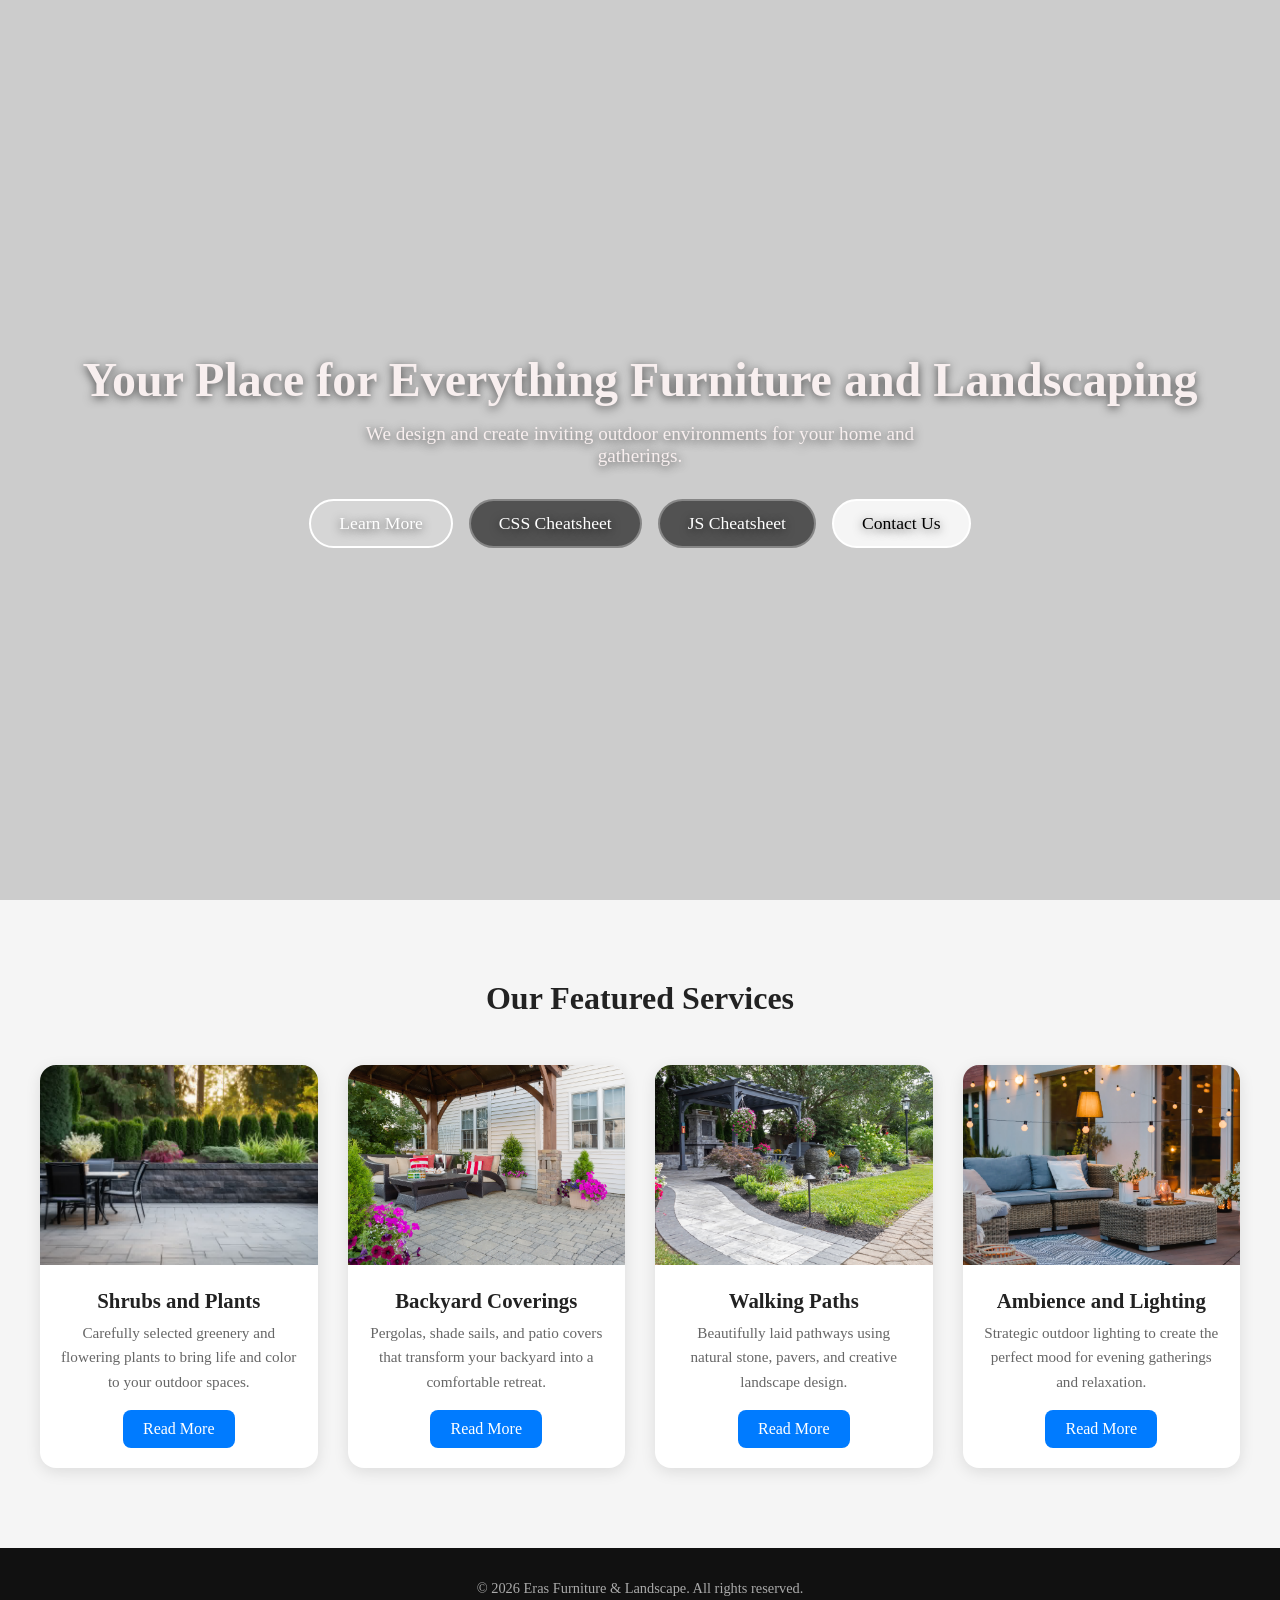
<file: DAY2/index.html>
<!-- 
================================================================================
LINE 1: <!DOCTYPE html>
================================================================================
This is the HTML5 Document Type Declaration.
It must be the very first line of every HTML5 document.
It tells the browser to use modern HTML standards (not quirks mode).
Always use uppercase DOCTYPE for consistency (though lowercase also works).
-->
<!DOCTYPE html>

<!-- 
================================================================================
LINE 2: <html lang="en">
================================================================================
Root element of the entire HTML document.
The lang="en" attribute declares the primary language as English.
This improves accessibility (screen readers), SEO, and browser translation features.
Always include the lang attribute on the opening <html> tag.
-->
<html lang="en">

<!-- 
================================================================================
LINE 3: <head>
================================================================================
Contains metadata and resources for the document.
Nothing inside <head> is displayed directly on the page.
It must come before the <body> tag.
-->
<head>

<!-- 
 ================================================================================
 LINE 4: <meta charset="UTF-8">
 ================================================================================
 Defines the character encoding as UTF-8.
 This supports almost all characters and emojis from every language.
 Should be placed early in the <head> section.
 Without it, special characters may display incorrectly.
 -->
<meta charset="UTF-8">

<!-- 
 ================================================================================
 LINE 5: <meta name="viewport" content="width=device-width, initial-scale=1.0">
 ================================================================================
 Critical meta tag for responsive (mobile-friendly) design.
 width=device-width → Uses the device's actual screen width.
 initial-scale=1.0 → Starts at 100% zoom (no auto-zoom on mobile).
 Essential for modern websites. Without it, mobile users see a zoomed-out version.
 -->
<meta name="viewport" content="width=device-width, initial-scale=1.0">

<!-- 
 ================================================================================
 LINE 6: <title>Eras Furniture &amp; Landscape</title>
 ================================================================================
 Sets the text shown in the browser tab and search engine results.
 &amp; is the HTML entity for the ampersand (&) character.
 Always use entities for special characters in HTML text.
 Keep titles clear, concise, and descriptive (50-60 characters ideal).
 -->
<title>Eras Furniture &amp; Landscape</title>

<!-- 
 ================================================================================
 LINE 7: <style>
 ================================================================================
 Opens the internal CSS section.
 All styling rules between <style> and </style> apply to this page only.
 For larger projects we move CSS to external .css files, but internal CSS 
 is excellent for teaching and small demos.
 -->
<style>

/* 
 ================================================================================
 CSS SECTION: UNIVERSAL RESET
 ================================================================================
 The * selector targets EVERY element on the page.
 This is a common "CSS Reset" technique to remove default browser spacing.
 */
* {
/* Removes default margin from all elements (e.g. paragraphs, headings) */
margin: 0;
/* Removes default padding from all elements */
padding: 0;
/* Makes width and height calculations include padding and border */
box-sizing: border-box;
 }

/* 
 ================================================================================
 CSS SECTION: HERO SECTION
 ================================================================================
 The hero is the large full-screen introductory section with video background.
 */

/* 
 .hero class styles the main hero container.
 position: relative allows child elements to be positioned absolutely inside it.
 */
.hero {
position: relative;
/* 100% of the parent width */
width: 100%;
/* 100vh = 100% of the viewport height (full screen height) */
height: 100vh;
/* Hides any content that overflows the container */
overflow: hidden;
 }

/* 
 Styles the <video> element inside .hero.
 position: absolute removes it from normal flow so we can layer it.
 */
.hero video {
position: absolute;
top: 0;
left: 0;
/* Ensures video covers the full width even if slightly cropped */
min-width: 100%;
/* Ensures video covers the full height even if slightly cropped */
min-height: 100%;
/* Scales the video nicely while maintaining aspect ratio */
object-fit: cover;
/* Places video behind other content (z-index layering) */
z-index: 0;
 }

/* 
 .hero::before creates a dark overlay on top of the video.
 This makes white text readable over the bright video.
 */
.hero::before {
content: "";
position: absolute;
top: 0;
left: 0;
width: 100%;
height: 100%;
/* Semi-transparent black overlay (40% opacity) */
background: rgba(0, 0, 0, 0.2);
/* Places overlay above the video but below the text */
z-index: 1;
 }

/* 
 .hero-content holds the heading, paragraph, and buttons.
 position: relative + z-index: 2 brings it above the overlay.
 */
.hero-content {
position: relative;
z-index: 2;
color: rgb(248, 239, 239);
text-align: center;
/* Vertically centers the content using top + transform trick */
top: 50%;
transform: translateY(-50%);
padding: 0 20px;
/* Adds subtle shadow so text remains readable over video */
text-shadow: 0 2px 10px rgba(12, 12, 12, 0.7);
 }

/* Styles the main heading inside hero */
.hero-content h1 {
font-size: 3rem;
margin-bottom: 1rem;
 }

/* Styles the paragraph inside hero */
.hero-content p {
font-size: 1.2rem;
margin-bottom: 2rem;
max-width: 600px;
/* Centers the paragraph horizontally */
margin-left: auto;
margin-right: auto;
 }

/* Container for the call-to-action buttons */
.hero-buttons {
display: flex;
justify-content: center;
/* Allows buttons to wrap to next line on small screens */
flex-wrap: wrap;
gap: 16px;
 }

/* 
 ================================================================================
 CSS SECTION: BUTTONS
 ================================================================================
 */

/* Base button style used by both light and dark buttons */
.btn {
/* Removes default underline from links */
text-decoration: none;
/* Semi-transparent white background */
background-color: rgba(255, 255, 255, 0.2);
border: 2px solid white;
color: white;
padding: 12px 28px;
font-size: 1.1rem;
/* Makes buttons pill-shaped */
border-radius: 50px;
/* Smooth transition for hover effects */
transition: all 0.3s ease;
cursor: pointer;
 }

/* Hover state for normal buttons */
.btn:hover {
background-color: white;
color: black;
 }

/* Dark variant of the button */
.btn-dark {
background-color: rgba(0, 0, 0, 0.6);
border-color: rgba(255, 255, 255, 0.3);
 }

/* Hover state for dark buttons */
.btn-dark:hover {
background-color: black;
color: white;
border-color: white;
 }

 .btn-light {
background-color: rgba(255, 255, 255, 0.8);
color: black;
 }

 .btn-light:hover {
background-color: white;
color: black;
 }
/* 
 ================================================================================
 CSS SECTION: CARD SECTION
 ================================================================================
 */

.card-section {
background-color: #f5f5f5;
padding: 80px 24px;
text-align: center;
 }

.card-section h2 {
font-size: 2rem;
margin-bottom: 48px;
color: #222;
 }

/* 
 .card-container uses CSS Grid for responsive card layout.
 repeat(auto-fit, minmax(260px, 1fr)) creates as many columns as fit,
 with each column at least 260px wide.
 */
.card-container {
display: grid;
grid-template-columns: repeat(auto-fit, minmax(260px, 1fr));
gap: 30px;
max-width: 1200px;
margin: 0 auto;
 }

/* Individual card styling */
.card {
background-color: white;
border-radius: 16px;
box-shadow: 0 4px 15px rgba(0, 0, 0, 0.1);
overflow: hidden;
/* Initial state for scroll animation (hidden below) */
transform: translateY(40px);
opacity: 0;
/* Smooth animation when .show class is added */
transition: transform 0.6s ease, opacity 0.6s ease;
 }

/* Class added by JavaScript when card scrolls into view */
.card.show {
transform: translateY(0);
opacity: 1;
 }

/* Hover lift effect */
.card:hover {
transform: translateY(-8px);
box-shadow: 0 8px 20px rgba(0, 0, 0, 0.15);
 }

.card img {
width: 100%;
height: 200px;
object-fit: cover;
 }

.card-content {
padding: 20px;
 }

.card-content h3 {
font-size: 1.3rem;
margin-bottom: 8px;
color: #222;
 }

.card-content p {
font-size: 0.95rem;
color: #666;
line-height: 1.6;
margin-bottom: 16px;
 }

.card-content a {
text-decoration: none;
color: white;
background-color: #007BFF;
padding: 10px 20px;
border-radius: 8px;
display: inline-block;
transition: background-color 0.3s ease;
 }

.card-content a:hover {
background-color: #0056b3;
 }

/* 
 ================================================================================
 CSS SECTION: FOOTER
 ================================================================================
 */

.footer {
background-color: #111;
color: white;
width: 100%;
padding: 32px 24px;
text-align: center;
 }

.footer p {
font-size: 0.9rem;
color: #aaa;
 }

/* 
 ================================================================================
 CSS SECTION: RESPONSIVE DESIGN (MEDIA QUERY)
 ================================================================================
 Applies different styles when screen width is 640px or smaller.
 */
@media (max-width: 640px) {
.hero-content h1 {
font-size: 2rem;
 }

.hero-content p {
font-size: 1rem;
 }

.card-section {
padding: 48px 16px;
 }
 }

</style>
</head>

<!-- 
================================================================================
LINE 8 (after </head>): <body>
================================================================================
Contains all visible content of the webpage.
-->
<body>

<!-- 
 ================================================================================
 HERO SECTION (Full-screen video background)
 ================================================================================
 -->
<section class="hero">
<!-- 
 Video element with modern attributes:
 autoplay + muted + loop = common pattern for background videos
 playsinline = required for autoplay on iOS Safari
 -->
<video autoplay muted loop playsinline>
<!-- 
 Source file for the video.
 In a real project this path must point to an actual video file.
 -->
<source src="video/hero-furniture-bg13.mp4" type="video/mp4">
<!-- Fallback text shown if browser doesn't support video -->
 Your browser does not support the video tag.
</video>

<div class="hero-content">
<h1>Your Place for Everything Furniture and Landscaping</h1>
<p>We design and create inviting outdoor environments for your home and gatherings.</p>

<div class="hero-buttons">
<!-- Internal link that scrolls to #cards section -->
<a href="#cards" class="btn">Learn More</a>
<!-- External links to other pages (cheatsheets) -->
<a href="/DAY2/cheatsheets/COITB_CSS_Exam_Cheat_Sheet.pdf" class="btn btn-dark">CSS Cheatsheet</a>
<a href="/DAY2/cheatsheets/COITB_JavaScript_Exam_Cheat_Sheet.pdf" class="btn btn-dark">JS Cheatsheet</a>
<a href="/DAY3/intake.html" class="btn btn-light">Contact Us</a>

</div>
</div>
</section>

<!-- 
 ================================================================================
 SERVICES / CARDS SECTION
 ================================================================================
 id="cards" is used by the "Learn More" button for smooth scrolling.
 -->
<section id="cards" class="card-section">
<h2>Our Featured Services</h2>
<div class="card-container">

<!-- Card 1 -->
<div class="card">
<img src="image/outside-furniture-card.jpeg" alt="Shrubs and Plants">
<div class="card-content">
<h3>Shrubs and Plants</h3>
<p>Carefully selected greenery and flowering plants to bring life and color to your outdoor spaces.</p>
<a href="#">Read More</a>
</div>
</div>

<!-- Card 2 -->
<div class="card">
<img src="image/outside-furniture-card-2.jpeg" alt="Backyard Coverings">
<div class="card-content">
<h3>Backyard Coverings</h3>
<p>Pergolas, shade sails, and patio covers that transform your backyard into a comfortable retreat.</p>
<a href="#">Read More</a>
</div>
</div>

<!-- Card 3 -->
<div class="card">
<img src="image/hero-landscaping-bg11.jpeg" alt="Walking Paths">
<div class="card-content">
<h3>Walking Paths</h3>
<p>Beautifully laid pathways using natural stone, pavers, and creative landscape design.</p>
<a href="#">Read More</a>
</div>
</div>

<!-- Card 4 -->
<div class="card">
<img src="image/outside-landscape-card.jpeg" alt="Ambience and Lighting">
<div class="card-content">
<h3>Ambience and Lighting</h3>
<p>Strategic outdoor lighting to create the perfect mood for evening gatherings and relaxation.</p>
<a href="#">Read More</a>
</div>
</div>

</div>
</section>

<!-- 
 ================================================================================
 FOOTER SECTION
 ================================================================================
 -->
<footer class="footer">
<!-- 
 &copy; is the copyright symbol entity.
 <span id="year"></span> will be filled dynamically by JavaScript.
 -->
<p>&copy; <span id="year"></span> Eras Furniture &amp; Landscape. All rights reserved.</p>
</footer>

<!-- 
 ================================================================================
 JAVASCRIPT SECTION
 ================================================================================
 All interactive behavior is added here.
 -->
<script>
// Smooth scrolling for any link that starts with #
document.querySelectorAll('a[href^="#"]').forEach(function(anchor) {
anchor.addEventListener("click", function(e) {
e.preventDefault(); // Stop default jump behavior
var target = document.querySelector(this.getAttribute("href"));
if (target) {
target.scrollIntoView({ behavior: "smooth" }); // Smooth scroll animation
 }
 });
 });

// Scroll-reveal animation for cards
var cards = document.querySelectorAll(".card"); 

function revealCards() {
var triggerBottom = window.innerHeight * 0.85; // Trigger point (85% down the screen)
cards.forEach(function(card) {
var cardTop = card.getBoundingClientRect().top;
if (cardTop < triggerBottom) {
card.classList.add("show"); // Add .show class to trigger CSS animation
 }
 });
 }

// Run animation on scroll and once on page load
window.addEventListener("scroll", revealCards);
revealCards();

// Dynamically insert current year in footer
document.getElementById("year").textContent = new Date().getFullYear();
</script>
</body>
</html>
</file>
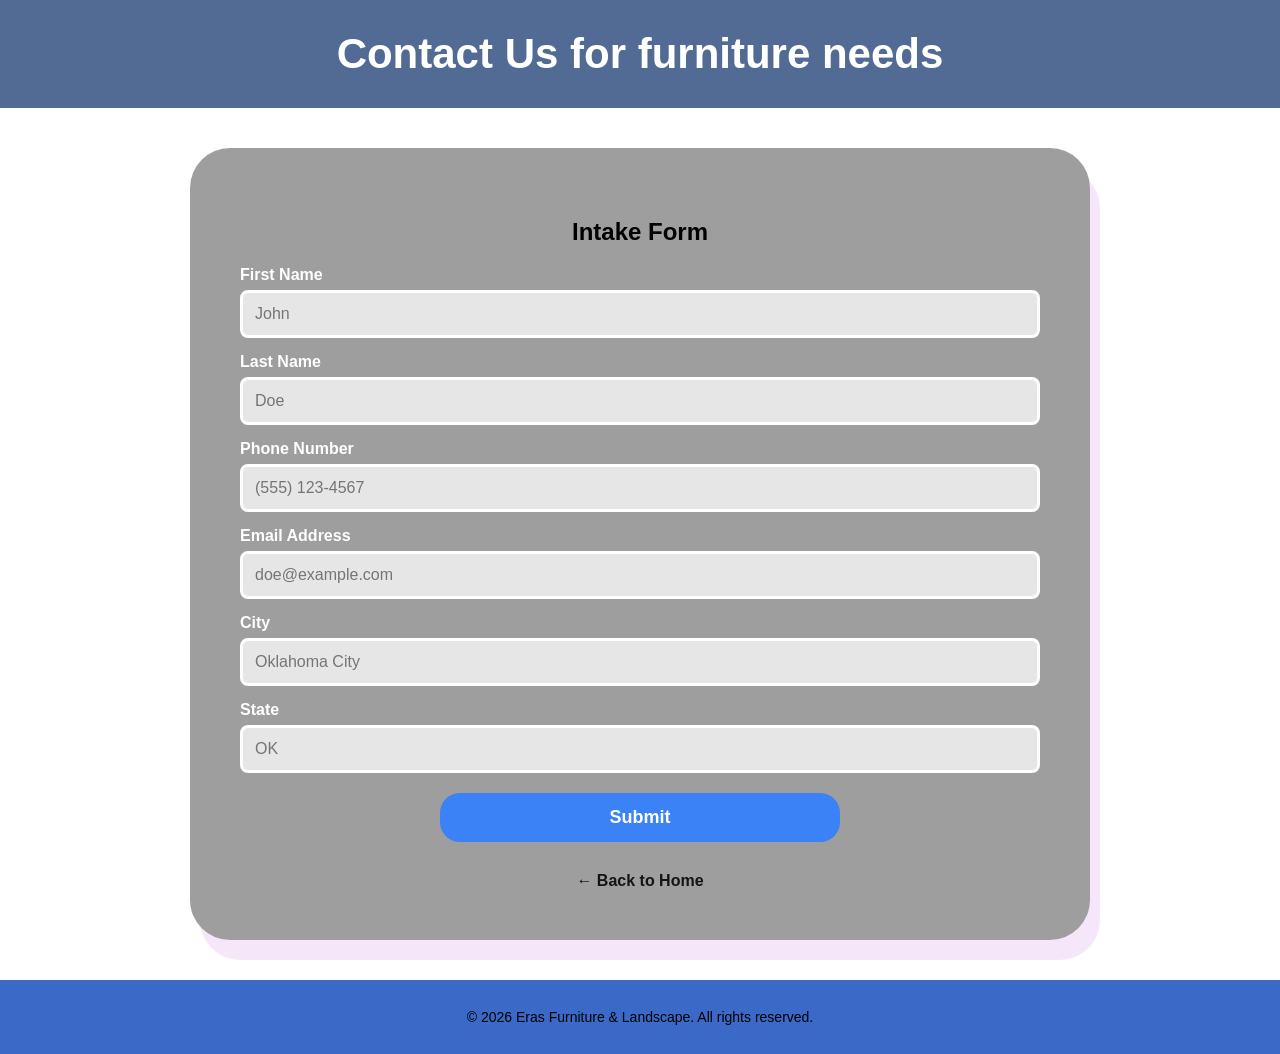
<file: DAY3/intake.html>
<!-- 
  HTML5 Document Type Declaration.
  This tells the browser to render the page using modern HTML5 standards.
-->

<!doctype html>

<!-- 
  Root element of the HTML document.
  The lang="en" attribute improves accessibility and helps search engines 
  understand the language of the page.
-->
<html lang="en">
  <head>
    <!-- 
    Character encoding set to UTF-8.
    This ensures all characters (including special symbols and international text) 
    display correctly.
  -->
    <meta charset="UTF-8" />

    <!-- 
    Page title that appears in the browser tab and search engine results.
    Clear, descriptive titles improve SEO and user experience.
  -->
    <title>Contact Us - Intake Form</title>

    <!-- 
    Viewport meta tag.
    Makes the page responsive on mobile devices by controlling how the page 
    is scaled and sized on different screen widths.
  -->
    <meta name="viewport" content="width=device-width, initial-scale=1.0" />

    <!-- 
    Internal CSS styles begin here.
    Using <style> in the head is fine for small projects and learning.
    For larger projects, external CSS files are preferred.
  -->
    <style>
      /* 
      Body styles:
      - Light gray background (#f5f5f5)
      - Clean sans-serif font (Arial)
      - Removes default browser margin
    */
      body {
        background-color: transparent;
        font-family: Arial, sans-serif;
        margin: 0;
      }

      .video-background {
        position: fixed;
        inset: 0;
        z-index: 0;
        overflow: hidden;
      }

        .video-background video {
          width: 100%;
          height: 100%;
          object-fit: cover;
        }
      /* 
      Header section styling:
      - Blue background (#3b82f6)
      - Generous padding for breathing room
      - Content centered horizontally
    */
      header {
        background-color: #526b94;
        padding: 30px;
        text-align: center;
        position: relative;
        z-index: 1;
      }

      /* 
      Main heading (h1) inside the header:
      - Removes default margin
      - Large, readable font size
      - White text for contrast on blue background
    */
      header h1 {
        margin: 0;
        font-size: 42px;
        color: white;
      }

      /* 
      Main content container:
      - Max width of 800px keeps content readable on large screens
      - Centered using margin: auto
      - White background creates a "card" effect
      - Subtle shadow adds depth
      - Rounded corners for modern look
    */
      main {
        max-width: 800px;
        margin: 40px auto;
        background: rgba(128, 128, 128, 0.76);
        padding: 50px 50px;
        border-radius: 40px;
        box-shadow: 10px 20px 1px rgba(154, 14, 197, 0.1);
        position: relative;
        z-index: 1;
      }

      /* 
      Form heading (h2):
      - Centered for visual balance
      - Bottom margin creates space before the form fields
    */
      h2 {
        text-align: center;
        margin-bottom: 20px;
      }

      /* 
      Label styling:
      - display: block makes each label appear on its own line
      - font-weight: bold improves readability
      - margin-top adds spacing between fields
    */
      label {
        display: block;
        margin-top: 15px;
        font-weight: bold;
        color: #ffffff;
      }

      /* 
      Input field styling:
      - width: 100% makes inputs fill the container
      - Good padding for comfortable typing
      - Light border and rounded corners for clean appearance
      - Larger font size improves mobile usability
    */
      input {
        display: block;
        box-sizing: border-box;
        width: 100%;
        padding: 12px;
        margin-top: 6px;
        margin-left: auto;
        margin-right: auto;
        border: 3px solid #ffffff;
        border-radius: 8px;
        font-size: 16px;
        background-color: #f9f9f9cc;
      }

      /* 
      Submit button styling:
      - Full width to match form fields
      - Blue background matching the header
      - Rounded pill shape (20px border-radius)
      - Bold text for emphasis
      - transition property enables smooth hover animation
    */
      button {
        display: block;
        box-sizing: border-box;
        margin-top: 20px;
        margin-left: auto;
        margin-right: auto;
        width: 50%;
        padding: 14px;
        background-color: #3b82f6;
        color: white;
        border: none;
        border-radius: 20px;
        font-size: 18px;
        font-weight: bold;
        cursor: pointer;
        transition: all 0.25s ease;
      }

      /* 
      Button hover effect:
      - translateY(-3px) makes the button appear to lift up
      - Adds a stronger shadow on hover
      - Creates a nice interactive feel
    */
      button:hover {
        transform: translateY(-10px);
        box-shadow: 0px 6px 10px rgba(0, 0, 0, 0.25);
      }

      /* 
      Back link styling:
      - display: block puts it on its own line
      - Centered text
      - Blue color matching the theme
      - Bold for visibility
      - text-decoration: none removes the underline
    */
      .back-link {
        display: block;
        margin-top: 30px;
        text-align: center;
        color: #131414;
        font-weight: bold;
        text-decoration: none;
      }

      /* 
      Footer styling:
      - Light gray background
      - Centered text
      - Smaller font size for secondary information
    */
      footer {
        background-color: #3a69c7;
        text-align: center;
        padding: 15px;
        margin-top: 40px;
        font-size: 14px;
        position: relative;
        z-index: 1;
      }
    </style>
  </head>

  <body>
    <div class="video-background">
  <video autoplay muted loop playsinline>
    <source src="../DAY2/video/hero-furniture-bg13.mp4" type="video/mp4">
  </video>
</div>
    <!-- 
    Page header section.
    Contains the main title of the page.
  -->
    <header>
      <h1>Contact Us for furniture needs</h1>
    </header>

    <!-- 
    Main content area.
    This is the primary content container on the page.
  -->
    <main>
      <h2>Intake Form</h2>

      <!-- 
      Form element.
      method="post" is appropriate for sending form data to a server.
      action="#" is a placeholder — in a real project this would point to 
      a backend script or API endpoint (e.g. action="/submit-form").
    -->
      <form action="#" method="post">
        <!-- 
        First Name field.
        The "for" attribute on the label matches the "id" on the input.
        This is important for accessibility (screen readers) and usability 
        (clicking the label focuses the input).
      -->
        <label for="firstName">First Name</label>
        <input
          type="text"
          id="firstName"
          name="firstName"
          placeholder="John"
          required
        />

        <!-- Last Name field -->
        <label for="lastName">Last Name</label>
        <input
          type="text"
          id="lastName"
          name="lastName"
          placeholder="Doe"
          required
        />
 <!-- 
        Phone Number field.
        type="tel" is the semantically correct type for phone numbers.
        It also triggers the numeric keyboard on mobile devices.
      -->
        <label for="phone">Phone Number</label>
        <input
          type="tel"
          id="phone"
          name="phone"
          placeholder="(555) 123-4567"
          required
        />

        <!-- 
        Email field.
        Using type="email" enables browser validation and brings up 
        the correct keyboard on mobile devices.
      -->
        <label for="email">Email Address</label>
        <input
          type="email"
          id="email"
          name="email"
          placeholder="doe@example.com"
          required
        />

        <!-- City field -->
        <label for="city">City</label>
        <input
          type="text"
          id="city"
          name="city"
          placeholder="Oklahoma City"
          required
        />

        <!-- 
        State field.
        maxlength="2" limits input to two characters (good for state abbreviations).
      -->
        <label for="state">State</label>
        <input
          type="text"
          id="state"
          name="state"
          placeholder="OK"
          maxlength="2"
          required
        />

        <!-- 
        Submit button.
        type="submit" tells the browser this button should submit the form.
      -->
        <button type="submit">Submit</button>
      </form>

      <!-- 
      Back to Home link.
      Using a semantic <a> tag with descriptive text.
      The &larr; creates a left arrow symbol.
    -->
      <a href="/DAY2/index.html" class="back-link">&larr; Back to Home</a>
    </main>

    <!-- 
 ================================================================================
 FOOTER SECTION
 ================================================================================
 -->
<footer class="footer">
<!-- 
 &copy; is the copyright symbol entity.
 <span id="year"></span> will be filled dynamically by JavaScript.
 -->
<p>&copy; <span id="year"></span> Eras Furniture &amp; Landscape. All rights reserved.</p>
</footer>

    <!-- 
    JavaScript to dynamically set the current year in the footer.
    This keeps the copyright year up-to-date without manual edits.
  -->
    <script>
      document.getElementById("year").textContent = new Date().getFullYear();
    </script>
  </body>
</file>
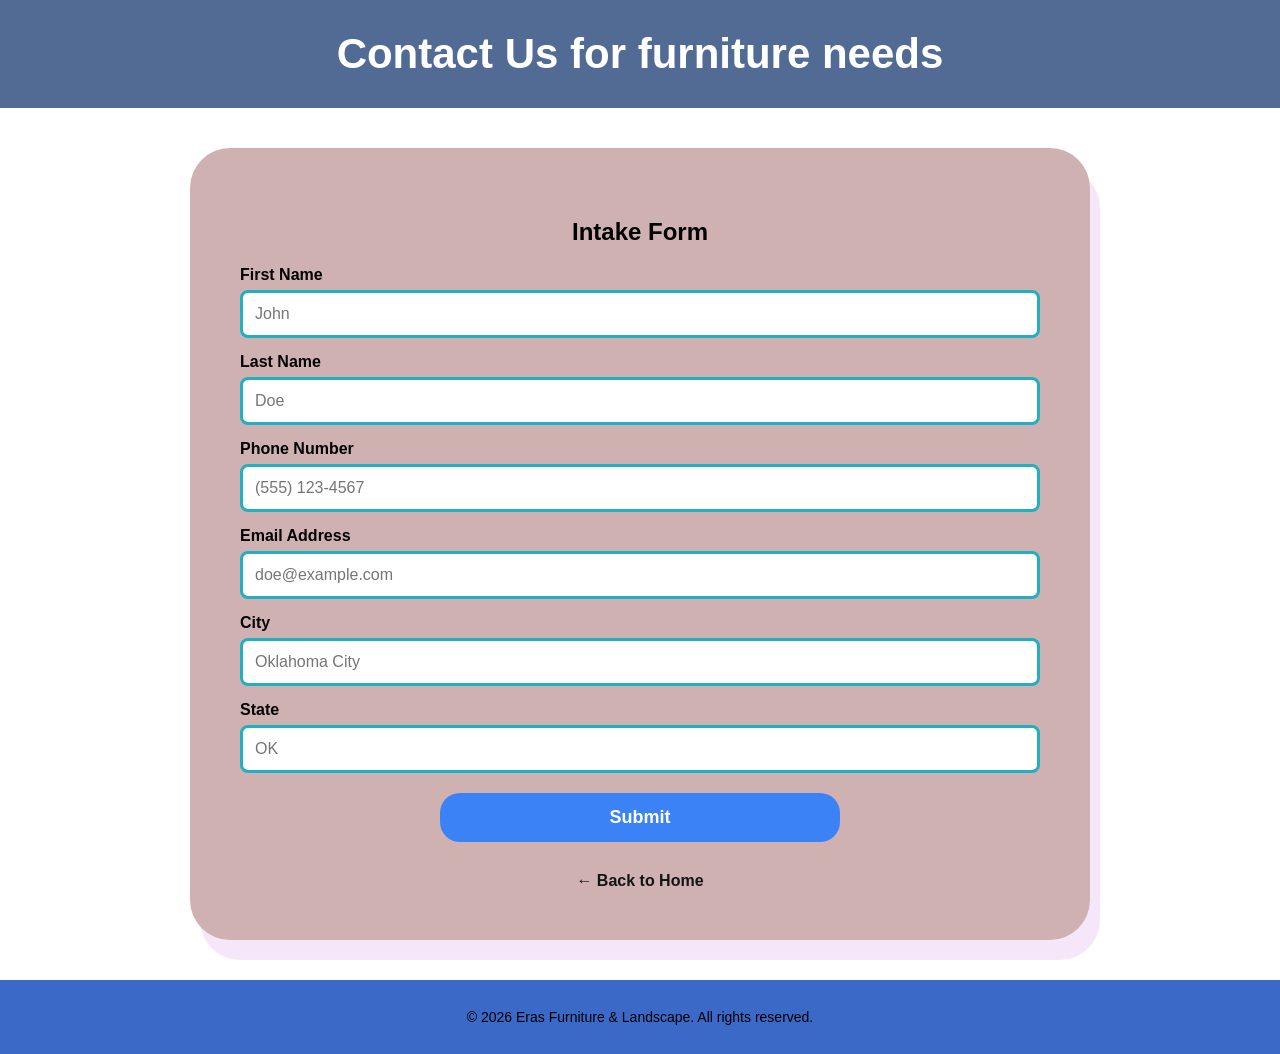
<file: DAY3/test.html>
<!-- 
  HTML5 Document Type Declaration.
  This tells the browser to render the page using modern HTML5 standards.
-->

<!doctype html>

<!-- 
  Root element of the HTML document.
  The lang="en" attribute improves accessibility and helps search engines 
  understand the language of the page.
-->
<html lang="en">
  <head>
    <!-- 
    Character encoding set to UTF-8.
    This ensures all characters (including special symbols and international text) 
    display correctly.
  -->
    <meta charset="UTF-8" />

    <!-- 
    Page title that appears in the browser tab and search engine results.
    Clear, descriptive titles improve SEO and user experience.
  -->
    <title>Contact Us - Intake Form</title>

    <!-- 
    Viewport meta tag.
    Makes the page responsive on mobile devices by controlling how the page 
    is scaled and sized on different screen widths.
  -->
    <meta name="viewport" content="width=device-width, initial-scale=1.0" />

    <!-- 
    Internal CSS styles begin here.
    Using <style> in the head is fine for small projects and learning.
    For larger projects, external CSS files are preferred.
  -->
    <style>
      /* 
      Body styles:
      - Light gray background (#f5f5f5)
      - Clean sans-serif font (Arial)
      - Removes default browser margin
    */
      body {
        background-color: white;
        font-family: Arial, sans-serif;
        margin: 0px;
      }

      /* 
      Header section styling:
      - Blue background (#3b82f6)
      - Generous padding for breathing room
      - Content centered horizontally
    */
      header {
        background-color: #526b94;
        padding: 30px;
        text-align: center;
      }

      /* 
      Main heading (h1) inside the header:
      - Removes default margin
      - Large, readable font size
      - White text for contrast on blue background
    */
      header h1 {
        margin: 0;
        font-size: 42px;
        color: white;
      }

      /* 
      Main content container:
      - Max width of 800px keeps content readable on large screens
      - Centered using margin: auto
      - White background creates a "card" effect
      - Subtle shadow adds depth
      - Rounded corners for modern look
    */
      main {
        max-width: 800px;
        margin: 40px auto;
        background: rgb(207, 177, 177);
        padding: 50px 50px;
        border-radius: 40px;
        box-shadow: 10px 20px 1px rgba(154, 14, 197, 0.1);
      }

      /* 
      Form heading (h2):
      - Centered for visual balance
      - Bottom margin creates space before the form fields
    */
      h2 {
        text-align: center;
        margin-bottom: 20px;
      }

      /* 
      Label styling:
      - display: block makes each label appear on its own line
      - font-weight: bold improves readability
      - margin-top adds spacing between fields
    */
      label {
        display: block;
        margin-top: 15px;
        font-weight: bold;
      }

      /* 
      Input field styling:
      - width: 100% makes inputs fill the container
      - Good padding for comfortable typing
      - Light border and rounded corners for clean appearance
      - Larger font size improves mobile usability
    */
      input {
        display: block;
        box-sizing: border-box;
        width: 100%;
        padding: 12px;
        margin-top: 6px;
        margin-left: auto;
        margin-right: auto;
        border: 3px solid #21afc2;
        border-radius: 8px;
        font-size: 16px;
      }

      /* 
      Submit button styling:
      - Full width to match form fields
      - Blue background matching the header
      - Rounded pill shape (20px border-radius)
      - Bold text for emphasis
      - transition property enables smooth hover animation
    */
      button {
        display: block;
        box-sizing: border-box;
        margin-top: 20px;
        margin-left: auto;
        margin-right: auto;
        width: 50%;
        padding: 14px;
        background-color: #3b82f6;
        color: white;
        border: none;
        border-radius: 20px;
        font-size: 18px;
        font-weight: bold;
        cursor: pointer;
        transition: all 0.25s ease;
      }

      /* 
      Button hover effect:
      - translateY(-3px) makes the button appear to lift up
      - Adds a stronger shadow on hover
      - Creates a nice interactive feel
    */
      button:hover {
        transform: translateY(-10px);
        box-shadow: 0px 6px 10px rgba(0, 0, 0, 0.25);
      }

      /* 
      Back link styling:
      - display: block puts it on its own line
      - Centered text
      - Blue color matching the theme
      - Bold for visibility
      - text-decoration: none removes the underline
    */
      .back-link {
        display: block;
        margin-top: 30px;
        text-align: center;
        color: #131414;
        font-weight: bold;
        text-decoration: none;
      }

      /* 
      Footer styling:
      - Light gray background
      - Centered text
      - Smaller font size for secondary information
    */
      footer {
        background-color: #3a69c7;
        text-align: center;
        padding: 15px;
        margin-top: 40px;
        font-size: 14px;
      }
    </style>
  </head>

  <body>
    <!-- 
    Page header section.
    Contains the main title of the page.
  -->
    <header>
      <h1>Contact Us for furniture needs</h1>
    </header>

    <!-- 
    Main content area.
    This is the primary content container on the page.
  -->
    <main>
      <h2>Intake Form</h2>

      <!-- 
      Form element.
      method="post" is appropriate for sending form data to a server.
      action="#" is a placeholder — in a real project this would point to 
      a backend script or API endpoint (e.g. action="/submit-form").
    -->
      <form action="#" method="post">
        <!-- 
        First Name field.
        The "for" attribute on the label matches the "id" on the input.
        This is important for accessibility (screen readers) and usability 
        (clicking the label focuses the input).
      -->
        <label for="firstName">First Name</label>
        <input
          type="text"
          id="firstName"
          name="firstName"
          placeholder="John"
          required
        />

        <!-- Last Name field -->
        <label for="lastName">Last Name</label>
        <input
          type="text"
          id="lastName"
          name="lastName"
          placeholder="Doe"
          required
        />
 <!-- 
        Phone Number field.
        type="tel" is the semantically correct type for phone numbers.
        It also triggers the numeric keyboard on mobile devices.
      -->
        <label for="phone">Phone Number</label>
        <input
          type="tel"
          id="phone"
          name="phone"
          placeholder="(555) 123-4567"
          required
        />

        <!-- 
        Email field.
        Using type="email" enables browser validation and brings up 
        the correct keyboard on mobile devices.
      -->
        <label for="email">Email Address</label>
        <input
          type="email"
          id="email"
          name="email"
          placeholder="doe@example.com"
          required
        />

        <!-- City field -->
        <label for="city">City</label>
        <input
          type="text"
          id="city"
          name="city"
          placeholder="Oklahoma City"
          required
        />

        <!-- 
        State field.
        maxlength="2" limits input to two characters (good for state abbreviations).
      -->
        <label for="state">State</label>
        <input
          type="text"
          id="state"
          name="state"
          placeholder="OK"
          maxlength="2"
          required
        />

        <!-- 
        Submit button.
        type="submit" tells the browser this button should submit the form.
      -->
        <button type="submit">Submit</button>
      </form>

      <!-- 
      Back to Home link.
      Using a semantic <a> tag with descriptive text.
      The &larr; creates a left arrow symbol.
    -->
      <a href="/DAY2/index.html" class="back-link">&larr; Back to Home</a>
    </main>

    <!-- 
 ================================================================================
 FOOTER SECTION
 ================================================================================
 -->
<footer class="footer">
<!-- 
 &copy; is the copyright symbol entity.
 <span id="year"></span> will be filled dynamically by JavaScript.
 -->
<p>&copy; <span id="year"></span> Eras Furniture &amp; Landscape. All rights reserved.</p>
</footer>

    <!-- 
    JavaScript to dynamically set the current year in the footer.
    This keeps the copyright year up-to-date without manual edits.
  -->
    <script>
      document.getElementById("year").textContent = new Date().getFullYear();
    </script>
  </body>
</file>
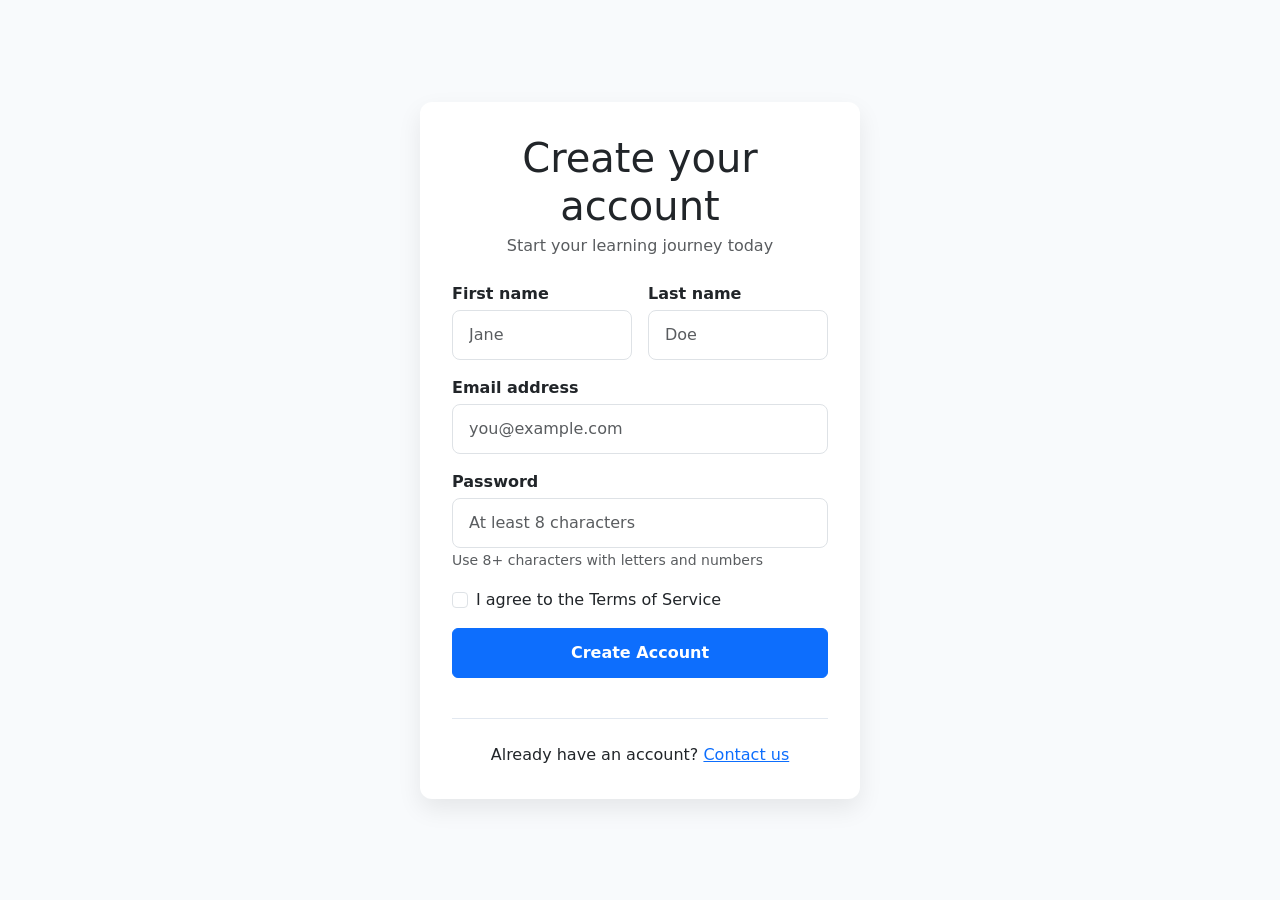
<file: DAY6/register.html>
<!-- 
================================================================================
DOCTYPE Declaration
================================================================================
Tells the browser this is an HTML5 document.
-->
<!DOCTYPE html>
<html lang="en">
<head>
  <!-- 
  ================================================================================
  Character Encoding
  ================================================================================
  Ensures proper display of all text and special characters.
  -->
  <meta charset="utf-8" />

  <!-- 
  ================================================================================
  Viewport Meta Tag
  ================================================================================
  Makes the page responsive on mobile devices.
  -->
  <meta name="viewport" content="width=device-width, initial-scale=1" />

  <!-- 
  ================================================================================
  Page Title
  ================================================================================
  Appears in the browser tab.
  -->
  <title>Register | Era Academy</title>

  <!-- 
  ================================================================================
  Bootstrap 5 CSS (CDN)
  ================================================================================
  Loads Bootstrap styles from CDN for quick development.
  -->
  <link href="https://cdn.jsdelivr.net/npm/bootstrap@5.3.3/dist/css/bootstrap.min.css" rel="stylesheet">

  <!-- 
  ================================================================================
  Custom CSS Styles
  ================================================================================
  Additional styling on top of Bootstrap for this specific page.
  -->
  <style>
    /* Light gray background for the whole page */
    body { 
      background: #f8fafc; 
    }

    /* 
    Centers the registration card both vertically and horizontally 
    using CSS Grid. min-height: 100vh makes it take full screen height.
    */
    .auth-wrapper { 
      display: grid; 
      place-items: center; 
      min-height: 100vh; 
      padding: 20px; 
    }

    /* 
    The white registration card.
    max-width limits how wide it gets on large screens.
    box-shadow adds a subtle depth effect.
    */
    .auth-card { 
      background: white; 
      border-radius: 12px; 
      padding: 2rem; 
      max-width: 440px; 
      width: 100%; 
      box-shadow: 0 10px 24px rgba(0,0,0,0.08); 
    }

    /* Makes form labels slightly bolder */
    .form-label { 
      font-weight: 600; 
      margin-bottom: 0.25rem; 
    }

    /* Custom input field styling */
    .form-control { 
      padding: 0.75rem 1rem; 
      border-radius: 8px; 
    }

    /* Makes the submit button full width with good padding */
    .btn { 
      width: 100%; 
      padding: 0.75rem; 
      font-weight: 600; 
    }

    /* Creates a thin horizontal line (used as a visual divider) */
    .divider { 
      height: 1px; 
      background: #e2e8f0; 
      margin: 1.5rem 0; 
    }
  </style>
</head>
<body>
  <!-- 
  ================================================================================
  MAIN WRAPPER
  ================================================================================
  Uses the custom .auth-wrapper class to center everything on the screen.
  -->
  <main class="auth-wrapper">
    
    <!-- 
    ================================================================================
    REGISTRATION CARD
    ================================================================================
    The main white container that holds the form.
    -->
    <div class="auth-card">
      
      <!-- Page Heading -->
      <h1 class="text-center mb-1">Create your account</h1>
      
      <!-- Subheading -->
      <p class="text-center text-muted mb-4">Start your learning journey today</p>

      <!-- 
      ================================================================================
      REGISTRATION FORM
      ================================================================================
      action="#" is a placeholder. In a real project, this would point to a backend endpoint.
      method="post" is used because we're sending data to the server.
      -->
      <form id="registerForm" action="#" method="post">
        
        <!-- 
        ================================================================================
        FIRST NAME + LAST NAME ROW
        ================================================================================
        Uses Bootstrap grid to place two fields side by side on medium screens and larger.
        g-3 adds spacing between the columns.
        -->
        <div class="row g-3 mb-3">
          
          <!-- First Name Field -->
          <div class="col-md-6">
            <label class="form-label" for="firstName">First name</label>
            <input class="form-control" id="firstName" name="firstName" type="text" placeholder="Jane" required>
          </div>

          <!-- Last Name Field -->
          <div class="col-md-6">
            <label class="form-label" for="lastName">Last name</label>
            <input class="form-control" id="lastName" name="lastName" type="text" placeholder="Doe" required>
          </div>
        </div>

        <!-- 
        ================================================================================
        EMAIL FIELD
        ================================================================================
        type="email" enables browser email validation.
        -->
        <div class="mb-3">
          <label class="form-label" for="email">Email address</label>
          <input class="form-control" id="email" name="email" type="email" placeholder="you@example.com" required>
        </div>

        <!-- 
        ================================================================================
        PASSWORD FIELD
        ================================================================================
        minlength="8" adds basic client-side validation.
        -->
        <div class="mb-3">
          <label class="form-label" for="password">Password</label>
          <input class="form-control" id="password" name="password" type="password" placeholder="At least 8 characters" minlength="8" required>
          <!-- Helpful hint text -->
          <small class="text-muted">Use 8+ characters with letters and numbers</small>
        </div>

        <!-- 
        ================================================================================
        TERMS & CONDITIONS CHECKBOX
        ================================================================================
        form-check is Bootstrap's class for styled checkboxes.
        required makes the form un-submittable until checked.
        -->
        <div class="mb-3 form-check">
          <input class="form-check-input" type="checkbox" id="terms" required>
          <label class="form-check-label" for="terms">I agree to the Terms of Service</label>
        </div>

        <!-- Submit Button -->
        <button class="btn btn-primary mb-3" type="submit">Create Account</button>

        <!-- 
        ================================================================================
        VISUAL DIVIDER
        ================================================================================
        Uses the custom .divider class to create a thin horizontal line.
        -->
        <div class="divider"></div>

        <!-- Login / Contact Link -->
        <p class="text-center mb-0">
          Already have an account? 
          <a href="index.html#contact">Contact us</a>
        </p>

      </form>
    </div>
  </main>
  <script src="registration.js"></script>
</body>
</html>
</file>
